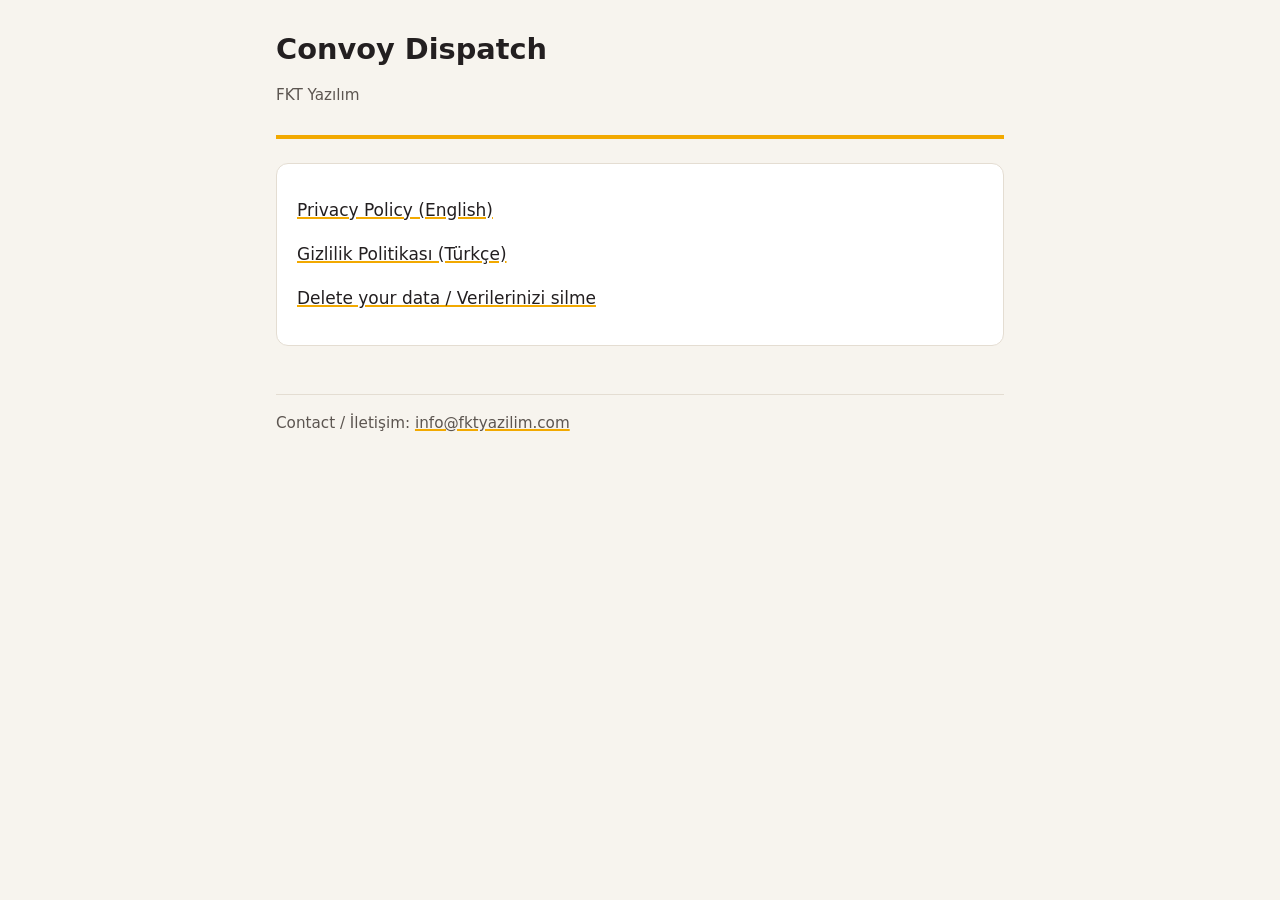
<file: index.html>
<!doctype html>
<html lang="en">
<head>
<meta charset="utf-8">
<meta name="viewport" content="width=device-width, initial-scale=1">
<title>Convoy Dispatch – Legal</title>
<link rel="stylesheet" href="style.css">
</head>
<body>
<main>
<header>
<h1>Convoy Dispatch</h1>
<p class="meta">FKT Yazılım</p>
</header>
<div class="card">
<p><a href="privacy.html">Privacy Policy (English)</a></p>
<p><a href="gizlilik.html">Gizlilik Politikası (Türkçe)</a></p>
<p><a href="data-deletion.html">Delete your data / Verilerinizi silme</a></p>
</div>
<footer>Contact / İletişim: <a href="mailto:info@fktyazilim.com">info@fktyazilim.com</a></footer>
</main>
</body>
</html>
</file>
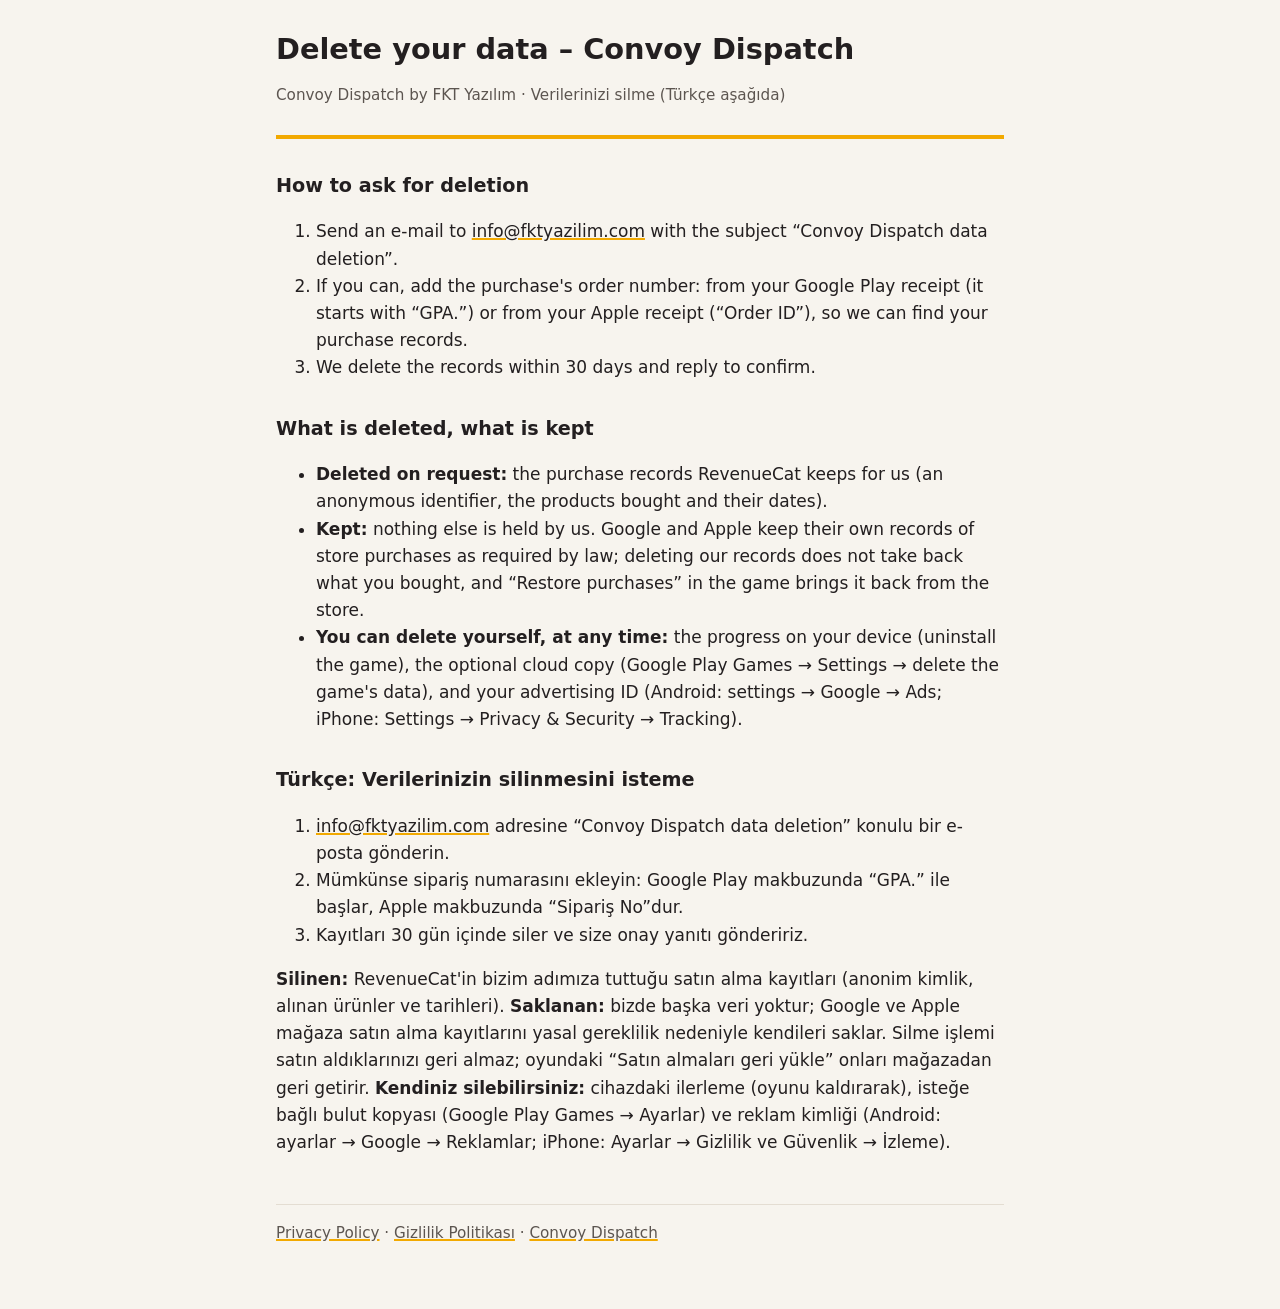
<file: data-deletion.html>
<!doctype html>
<html lang="en">
<head>
<meta charset="utf-8">
<meta name="viewport" content="width=device-width, initial-scale=1">
<title>Convoy Dispatch – Delete your data</title>
<link rel="stylesheet" href="style.css">
</head>
<body>
<main>
<header>
<h1>Delete your data – Convoy Dispatch</h1>
<p class="meta">Convoy Dispatch by FKT Yazılım · Verilerinizi silme (Türkçe aşağıda)</p>
</header>

<h2>How to ask for deletion</h2>
<ol>
<li>Send an e-mail to <a href="mailto:info@fktyazilim.com?subject=Convoy%20Dispatch%20data%20deletion">info@fktyazilim.com</a>
with the subject “Convoy Dispatch data deletion”.</li>
<li>If you can, add the purchase's order number: from your Google Play receipt (it starts with “GPA.”) or from your
Apple receipt (“Order ID”), so we can find your purchase records.</li>
<li>We delete the records within 30 days and reply to confirm.</li>
</ol>

<h2>What is deleted, what is kept</h2>
<ul>
<li><strong>Deleted on request:</strong> the purchase records RevenueCat keeps for us (an anonymous identifier, the
products bought and their dates).</li>
<li><strong>Kept:</strong> nothing else is held by us. Google and Apple keep their own records of store purchases as
required by law; deleting our records does not take back what you bought, and “Restore purchases” in the game brings it back
from the store.</li>
<li><strong>You can delete yourself, at any time:</strong> the progress on your device (uninstall the game), the
optional cloud copy (Google Play Games → Settings → delete the game's data), and your advertising ID (Android: settings → Google → Ads; iPhone: Settings → Privacy &amp; Security →
Tracking).</li>
</ul>

<h2>Türkçe: Verilerinizin silinmesini isteme</h2>
<ol>
<li><a href="mailto:info@fktyazilim.com?subject=Convoy%20Dispatch%20data%20deletion">info@fktyazilim.com</a>
adresine “Convoy Dispatch data deletion” konulu bir e-posta gönderin.</li>
<li>Mümkünse sipariş numarasını ekleyin: Google Play makbuzunda “GPA.” ile başlar, Apple makbuzunda “Sipariş No”dur.</li>
<li>Kayıtları 30 gün içinde siler ve size onay yanıtı göndeririz.</li>
</ol>
<p><strong>Silinen:</strong> RevenueCat'in bizim adımıza tuttuğu satın alma kayıtları (anonim kimlik, alınan ürünler ve
tarihleri). <strong>Saklanan:</strong> bizde başka veri yoktur; Google ve Apple mağaza satın alma kayıtlarını yasal
gereklilik nedeniyle kendileri saklar. Silme işlemi satın aldıklarınızı geri almaz; oyundaki “Satın almaları geri yükle” onları
mağazadan geri getirir. <strong>Kendiniz silebilirsiniz:</strong> cihazdaki ilerleme (oyunu kaldırarak), isteğe bağlı
bulut kopyası (Google Play Games → Ayarlar) ve reklam kimliği (Android: ayarlar → Google → Reklamlar; iPhone: Ayarlar → Gizlilik ve Güvenlik → İzleme).</p>

<footer><a href="privacy.html">Privacy Policy</a> · <a href="gizlilik.html">Gizlilik Politikası</a> ·
<a href="index.html">Convoy Dispatch</a></footer>
</main>
</body>
</html>
</file>
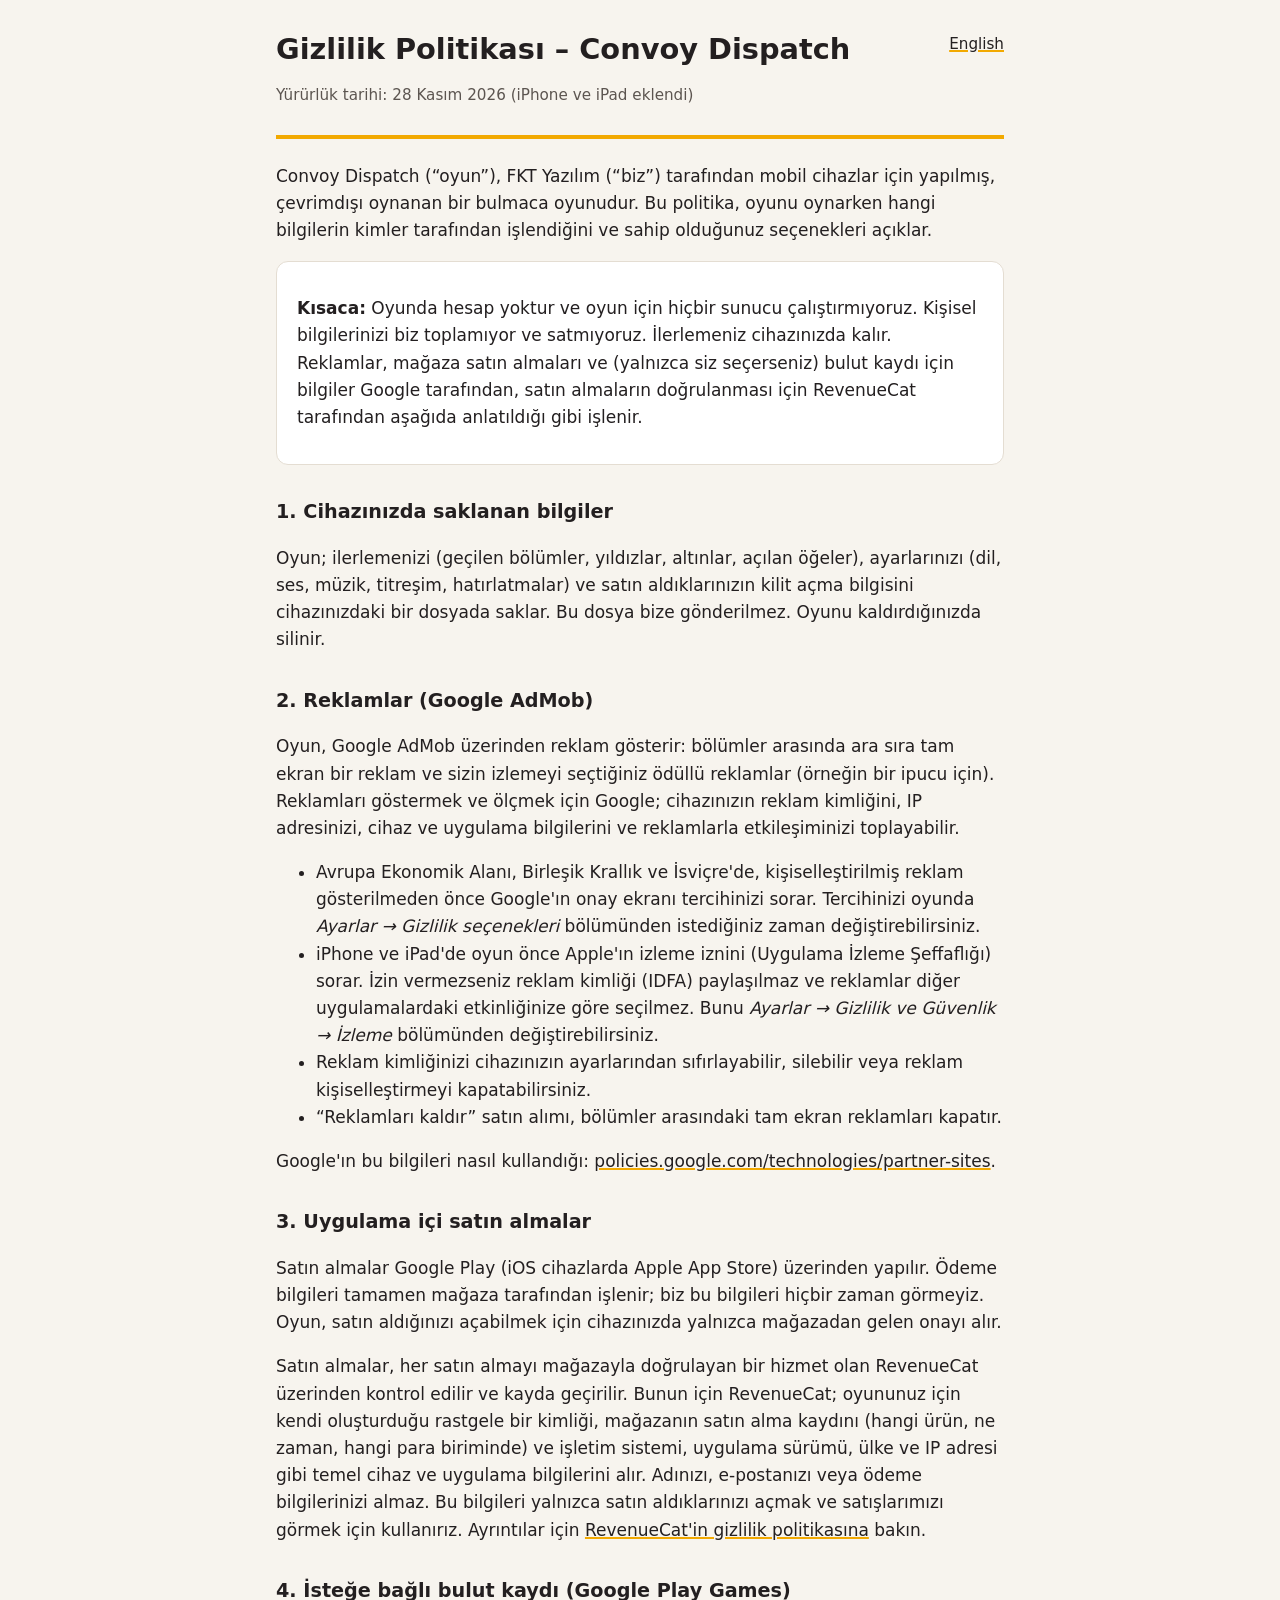
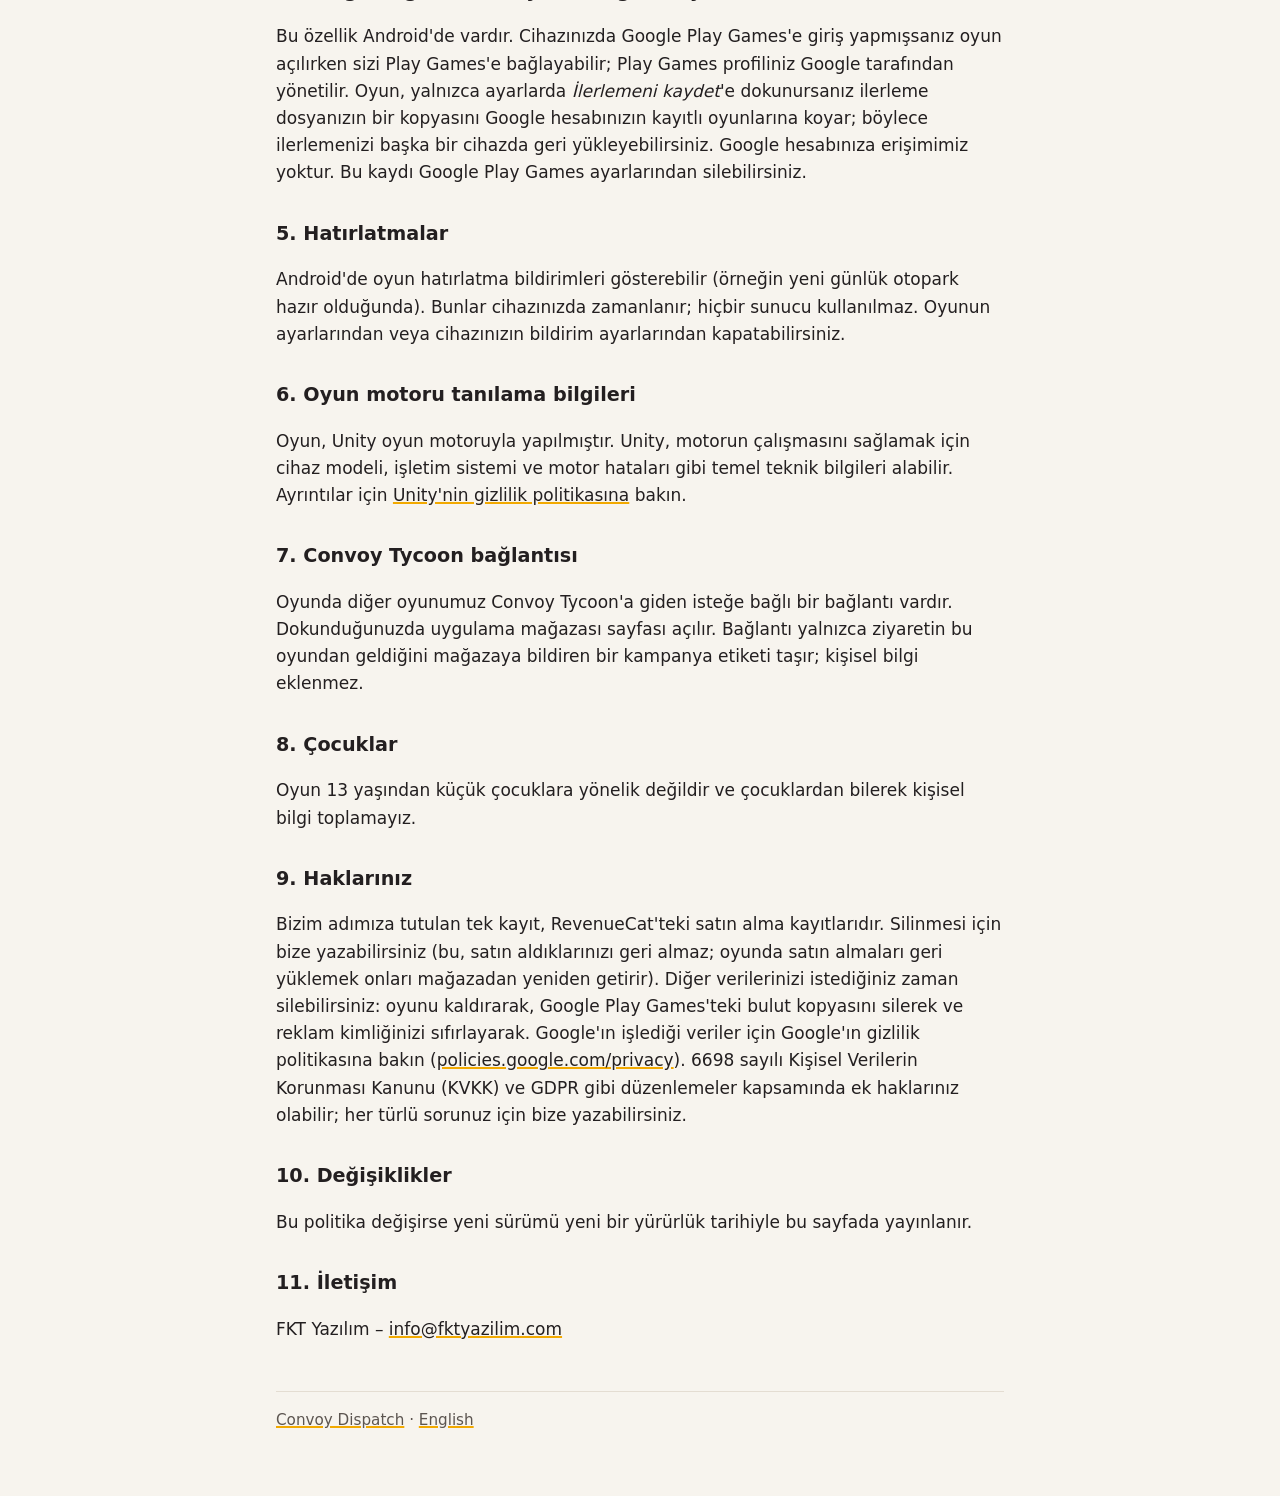
<file: gizlilik.html>
<!doctype html>
<html lang="tr">
<head>
<meta charset="utf-8">
<meta name="viewport" content="width=device-width, initial-scale=1">
<title>Convoy Dispatch – Gizlilik Politikası</title>
<link rel="stylesheet" href="style.css">
</head>
<body>
<main>
<header>
<a class="lang" href="privacy.html">English</a>
<h1>Gizlilik Politikası – Convoy Dispatch</h1>
<p class="meta">Yürürlük tarihi: 28 Kasım 2026 (iPhone ve iPad eklendi)</p>
</header>

<p>Convoy Dispatch (“oyun”), FKT Yazılım (“biz”) tarafından mobil cihazlar için yapılmış, çevrimdışı oynanan bir bulmaca
oyunudur. Bu politika, oyunu oynarken hangi bilgilerin kimler tarafından işlendiğini ve sahip olduğunuz seçenekleri
açıklar.</p>

<div class="card">
<p><strong>Kısaca:</strong> Oyunda hesap yoktur ve oyun için hiçbir sunucu çalıştırmıyoruz. Kişisel bilgilerinizi biz
toplamıyor ve satmıyoruz. İlerlemeniz cihazınızda kalır. Reklamlar, mağaza satın almaları ve (yalnızca siz
seçerseniz) bulut kaydı için bilgiler Google tarafından, satın almaların doğrulanması için RevenueCat tarafından aşağıda
anlatıldığı gibi işlenir.</p>
</div>

<h2>1. Cihazınızda saklanan bilgiler</h2>
<p>Oyun; ilerlemenizi (geçilen bölümler, yıldızlar, altınlar, açılan öğeler), ayarlarınızı (dil, ses, müzik, titreşim,
hatırlatmalar) ve satın aldıklarınızın kilit açma bilgisini cihazınızdaki bir dosyada saklar. Bu dosya bize
gönderilmez. Oyunu kaldırdığınızda silinir.</p>

<h2>2. Reklamlar (Google AdMob)</h2>
<p>Oyun, Google AdMob üzerinden reklam gösterir: bölümler arasında ara sıra tam ekran bir reklam ve sizin izlemeyi
seçtiğiniz ödüllü reklamlar (örneğin bir ipucu için). Reklamları göstermek ve ölçmek için Google; cihazınızın reklam
kimliğini, IP adresinizi, cihaz ve uygulama bilgilerini ve reklamlarla etkileşiminizi toplayabilir.</p>
<ul>
<li>Avrupa Ekonomik Alanı, Birleşik Krallık ve İsviçre'de, kişiselleştirilmiş reklam gösterilmeden önce Google'ın onay
ekranı tercihinizi sorar. Tercihinizi oyunda <em>Ayarlar → Gizlilik seçenekleri</em> bölümünden istediğiniz zaman
değiştirebilirsiniz.</li>
<li>iPhone ve iPad'de oyun önce Apple'ın izleme iznini (Uygulama İzleme Şeffaflığı) sorar. İzin vermezseniz reklam
kimliği (IDFA) paylaşılmaz ve reklamlar diğer uygulamalardaki etkinliğinize göre seçilmez. Bunu <em>Ayarlar → Gizlilik ve
Güvenlik → İzleme</em> bölümünden değiştirebilirsiniz.</li>
<li>Reklam kimliğinizi cihazınızın ayarlarından sıfırlayabilir, silebilir veya reklam kişiselleştirmeyi
kapatabilirsiniz.</li>
<li>“Reklamları kaldır” satın alımı, bölümler arasındaki tam ekran reklamları kapatır.</li>
</ul>
<p>Google'ın bu bilgileri nasıl kullandığı:
<a href="https://policies.google.com/technologies/partner-sites?hl=tr">policies.google.com/technologies/partner-sites</a>.</p>

<h2>3. Uygulama içi satın almalar</h2>
<p>Satın almalar Google Play (iOS cihazlarda Apple App Store) üzerinden yapılır. Ödeme bilgileri tamamen mağaza
tarafından işlenir; biz bu bilgileri hiçbir zaman görmeyiz. Oyun, satın aldığınızı açabilmek için cihazınızda yalnızca
mağazadan gelen onayı alır.</p>
<p>Satın almalar, her satın almayı mağazayla doğrulayan bir hizmet olan RevenueCat üzerinden kontrol edilir ve kayda
geçirilir. Bunun için RevenueCat; oyununuz için kendi oluşturduğu rastgele bir kimliği, mağazanın satın alma kaydını
(hangi ürün, ne zaman, hangi para biriminde) ve işletim sistemi, uygulama sürümü, ülke ve IP adresi gibi temel cihaz ve
uygulama bilgilerini alır. Adınızı, e-postanızı veya ödeme bilgilerinizi almaz. Bu bilgileri yalnızca satın aldıklarınızı
açmak ve satışlarımızı görmek için kullanırız. Ayrıntılar için
<a href="https://www.revenuecat.com/privacy">RevenueCat'in gizlilik politikasına</a> bakın.</p>

<h2>4. İsteğe bağlı bulut kaydı (Google Play Games)</h2>
<p>Bu özellik Android'de vardır. Cihazınızda Google Play Games'e giriş yapmışsanız oyun açılırken sizi Play Games'e bağlayabilir; Play Games
profiliniz Google tarafından yönetilir. Oyun, yalnızca ayarlarda <em>İlerlemeni kaydet</em>'e dokunursanız ilerleme
dosyanızın bir kopyasını Google hesabınızın kayıtlı oyunlarına koyar; böylece ilerlemenizi başka bir cihazda geri
yükleyebilirsiniz. Google hesabınıza erişimimiz yoktur. Bu kaydı Google Play Games ayarlarından silebilirsiniz.</p>

<h2>5. Hatırlatmalar</h2>
<p>Android'de oyun hatırlatma bildirimleri gösterebilir (örneğin yeni günlük otopark hazır olduğunda). Bunlar cihazınızda
zamanlanır; hiçbir sunucu kullanılmaz. Oyunun ayarlarından veya cihazınızın bildirim ayarlarından kapatabilirsiniz.</p>

<h2>6. Oyun motoru tanılama bilgileri</h2>
<p>Oyun, Unity oyun motoruyla yapılmıştır. Unity, motorun çalışmasını sağlamak için cihaz modeli, işletim sistemi ve
motor hataları gibi temel teknik bilgileri alabilir. Ayrıntılar için
<a href="https://unity.com/legal/game-player-and-app-user-privacy-policy">Unity'nin gizlilik politikasına</a> bakın.</p>

<h2>7. Convoy Tycoon bağlantısı</h2>
<p>Oyunda diğer oyunumuz Convoy Tycoon'a giden isteğe bağlı bir bağlantı vardır. Dokunduğunuzda uygulama mağazası
sayfası açılır. Bağlantı yalnızca ziyaretin bu oyundan geldiğini mağazaya bildiren bir kampanya etiketi taşır; kişisel
bilgi eklenmez.</p>

<h2>8. Çocuklar</h2>
<p>Oyun 13 yaşından küçük çocuklara yönelik değildir ve çocuklardan bilerek kişisel bilgi toplamayız.</p>

<h2>9. Haklarınız</h2>
<p>Bizim adımıza tutulan tek kayıt, RevenueCat'teki satın alma kayıtlarıdır. Silinmesi için bize yazabilirsiniz (bu,
satın aldıklarınızı geri almaz; oyunda satın almaları geri yüklemek onları mağazadan yeniden getirir). Diğer
verilerinizi istediğiniz zaman silebilirsiniz: oyunu kaldırarak, Google Play Games'teki bulut kopyasını silerek ve
reklam kimliğinizi sıfırlayarak. Google'ın işlediği veriler için Google'ın gizlilik politikasına bakın
(<a href="https://policies.google.com/privacy?hl=tr">policies.google.com/privacy</a>). 6698 sayılı Kişisel Verilerin
Korunması Kanunu (KVKK) ve GDPR gibi düzenlemeler kapsamında ek haklarınız olabilir; her türlü sorunuz için bize
yazabilirsiniz.</p>

<h2>10. Değişiklikler</h2>
<p>Bu politika değişirse yeni sürümü yeni bir yürürlük tarihiyle bu sayfada yayınlanır.</p>

<h2>11. İletişim</h2>
<p>FKT Yazılım – <a href="mailto:info@fktyazilim.com">info@fktyazilim.com</a></p>

<footer><a href="index.html">Convoy Dispatch</a> · <a href="privacy.html">English</a></footer>
</main>
</body>
</html>
</file>
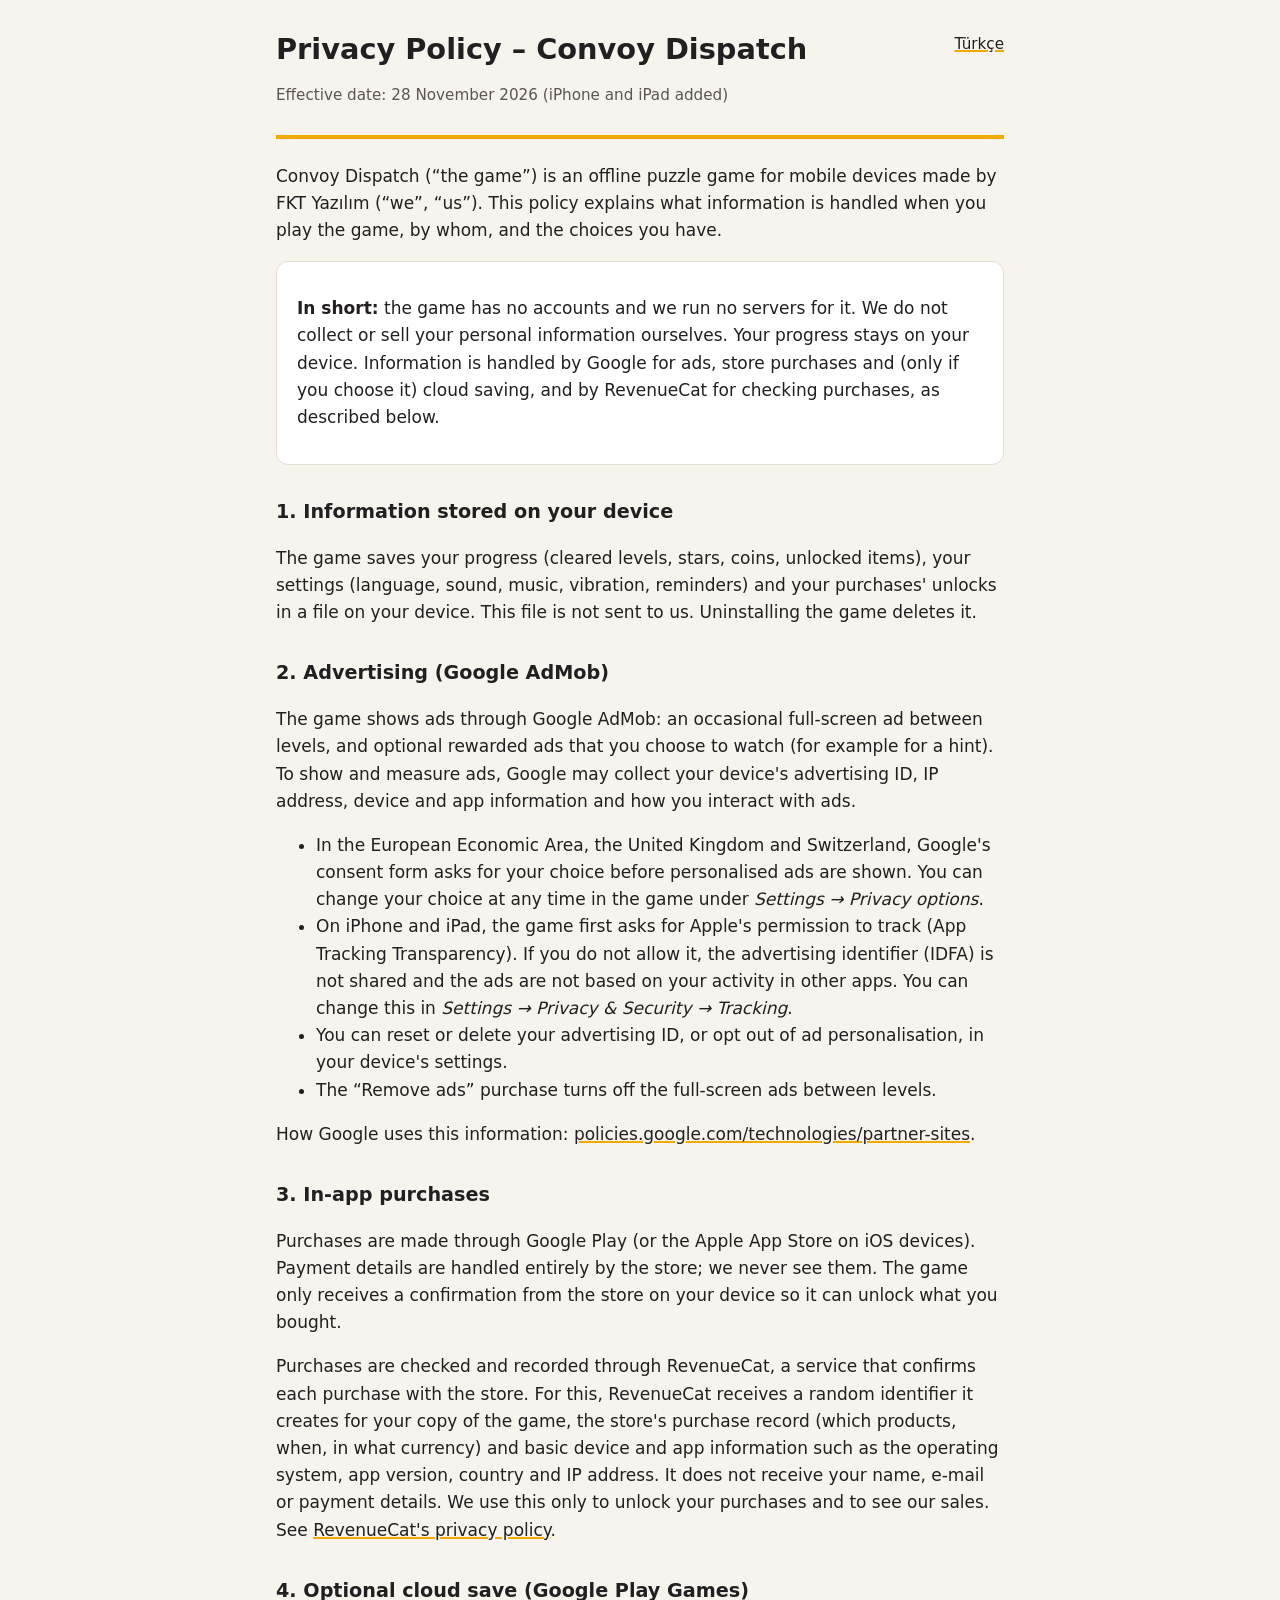
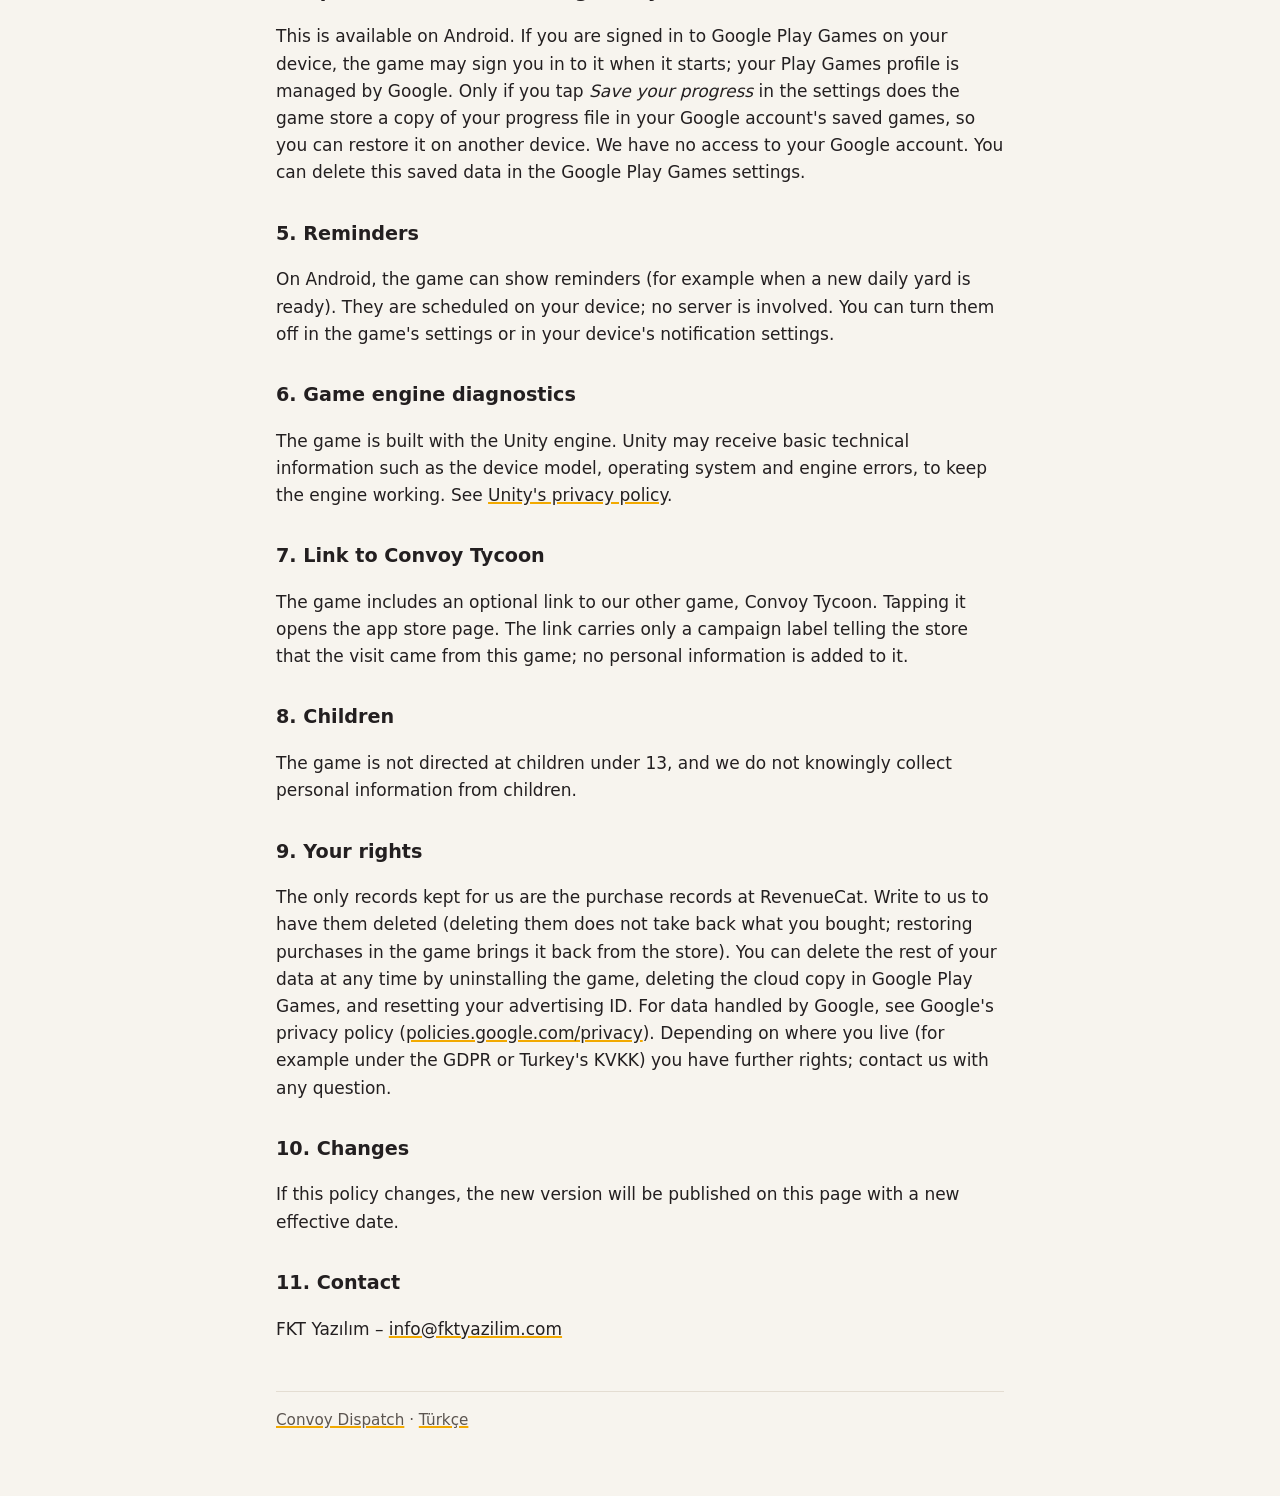
<file: privacy.html>
<!doctype html>
<html lang="en">
<head>
<meta charset="utf-8">
<meta name="viewport" content="width=device-width, initial-scale=1">
<title>Convoy Dispatch – Privacy Policy</title>
<link rel="stylesheet" href="style.css">
</head>
<body>
<main>
<header>
<a class="lang" href="gizlilik.html">Türkçe</a>
<h1>Privacy Policy – Convoy Dispatch</h1>
<p class="meta">Effective date: 28 November 2026 (iPhone and iPad added)</p>
</header>

<p>Convoy Dispatch (“the game”) is an offline puzzle game for mobile devices made by FKT Yazılım (“we”, “us”).
This policy explains what information is handled when you play the game, by whom, and the choices you have.</p>

<div class="card">
<p><strong>In short:</strong> the game has no accounts and we run no servers for it. We do not collect or sell your
personal information ourselves. Your progress stays on your device. Information is handled by Google for
ads, store purchases and (only if you choose it) cloud saving, and by RevenueCat for checking purchases, as described
below.</p>
</div>

<h2>1. Information stored on your device</h2>
<p>The game saves your progress (cleared levels, stars, coins, unlocked items), your settings (language, sound,
music, vibration, reminders) and your purchases' unlocks in a file on your device. This file is not sent to us.
Uninstalling the game deletes it.</p>

<h2>2. Advertising (Google AdMob)</h2>
<p>The game shows ads through Google AdMob: an occasional full-screen ad between levels, and optional rewarded ads
that you choose to watch (for example for a hint). To show and measure ads, Google may collect your device's
advertising ID, IP address, device and app information and how you interact with ads.</p>
<ul>
<li>In the European Economic Area, the United Kingdom and Switzerland, Google's consent form asks for your choice
before personalised ads are shown. You can change your choice at any time in the game under
<em>Settings → Privacy options</em>.</li>
<li>On iPhone and iPad, the game first asks for Apple's permission to track (App Tracking Transparency). If you do
not allow it, the advertising identifier (IDFA) is not shared and the ads are not based on your activity in other apps.
You can change this in <em>Settings → Privacy &amp; Security → Tracking</em>.</li>
<li>You can reset or delete your advertising ID, or opt out of ad personalisation, in your device's settings.</li>
<li>The “Remove ads” purchase turns off the full-screen ads between levels.</li>
</ul>
<p>How Google uses this information:
<a href="https://policies.google.com/technologies/partner-sites">policies.google.com/technologies/partner-sites</a>.</p>

<h2>3. In-app purchases</h2>
<p>Purchases are made through Google Play (or the Apple App Store on iOS devices). Payment details are handled
entirely by the store; we never see them. The game only receives a confirmation from the store on your device so it
can unlock what you bought.</p>
<p>Purchases are checked and recorded through RevenueCat, a service that confirms each purchase with the store. For this,
RevenueCat receives a random identifier it creates for your copy of the game, the store's purchase record (which
products, when, in what currency) and basic device and app information such as the operating system, app version,
country and IP address. It does not receive your name, e-mail or payment details. We use this only to unlock your
purchases and to see our sales. See <a href="https://www.revenuecat.com/privacy">RevenueCat's privacy policy</a>.</p>

<h2>4. Optional cloud save (Google Play Games)</h2>
<p>This is available on Android. If you are signed in to Google Play Games on your device, the game may sign you in to it when it starts; your Play
Games profile is managed by Google. Only if you tap <em>Save your progress</em> in the settings does the game store a
copy of your progress file in your Google account's saved games, so you can restore it on another device. We have no
access to your Google account. You can delete this saved data in the Google Play Games settings.</p>

<h2>5. Reminders</h2>
<p>On Android, the game can show reminders (for example when a new daily yard is ready). They are scheduled on your device; no
server is involved. You can turn them off in the game's settings or in your device's notification settings.</p>

<h2>6. Game engine diagnostics</h2>
<p>The game is built with the Unity engine. Unity may receive basic technical information such as the device model,
operating system and engine errors, to keep the engine working. See
<a href="https://unity.com/legal/game-player-and-app-user-privacy-policy">Unity's privacy policy</a>.</p>

<h2>7. Link to Convoy Tycoon</h2>
<p>The game includes an optional link to our other game, Convoy Tycoon. Tapping it opens the app store page. The
link carries only a campaign label telling the store that the visit came from this game; no personal information is
added to it.</p>

<h2>8. Children</h2>
<p>The game is not directed at children under 13, and we do not knowingly collect personal information from
children.</p>

<h2>9. Your rights</h2>
<p>The only records kept for us are the purchase records at RevenueCat. Write to us to have them deleted (deleting
them does not take back what you bought; restoring purchases in the game brings it back from the store). You can
delete the rest of your data at any time by uninstalling the game, deleting the cloud copy in Google Play Games, and
resetting your advertising ID. For data handled by Google, see Google's privacy policy
(<a href="https://policies.google.com/privacy">policies.google.com/privacy</a>). Depending on where you live (for
example under the GDPR or Turkey's KVKK) you have further rights; contact us with any question.</p>

<h2>10. Changes</h2>
<p>If this policy changes, the new version will be published on this page with a new effective date.</p>

<h2>11. Contact</h2>
<p>FKT Yazılım – <a href="mailto:info@fktyazilim.com">info@fktyazilim.com</a></p>

<footer><a href="index.html">Convoy Dispatch</a> · <a href="gizlilik.html">Türkçe</a></footer>
</main>
</body>
</html>
</file>
<file: style.css>
:root { --bg: #f7f4ee; --text: #231f20; --muted: #5c5550; --accent: #f2a900; --card: #ffffff; --line: #e4ddd2; }
@media (prefers-color-scheme: dark) {
  :root { --bg: #231f20; --text: #f2eee8; --muted: #b8b0a6; --accent: #ffbf2e; --card: #2e292a; --line: #403a3b; }
}
* { box-sizing: border-box; }
body { margin: 0; background: var(--bg); color: var(--text); font: 17px/1.6 system-ui, -apple-system, "Segoe UI", Roboto, sans-serif; }
main { max-width: 760px; margin: 0 auto; padding: 32px 16px 64px; }
header { border-bottom: 4px solid var(--accent); padding-bottom: 12px; margin-bottom: 24px; }
h1 { font-size: 1.8rem; line-height: 1.25; margin: 0 0 4px; }
h2 { font-size: 1.2rem; margin: 32px 0 8px; }
p, li { color: var(--text); }
.meta, footer { color: var(--muted); font-size: 0.95rem; }
a { color: inherit; text-decoration-color: var(--accent); text-decoration-thickness: 2px; }
.lang { float: right; font-size: 0.95rem; }
.card { background: var(--card); border: 1px solid var(--line); border-radius: 12px; padding: 16px 20px; margin: 12px 0; }
footer { margin-top: 48px; border-top: 1px solid var(--line); padding-top: 16px; }
</file>
